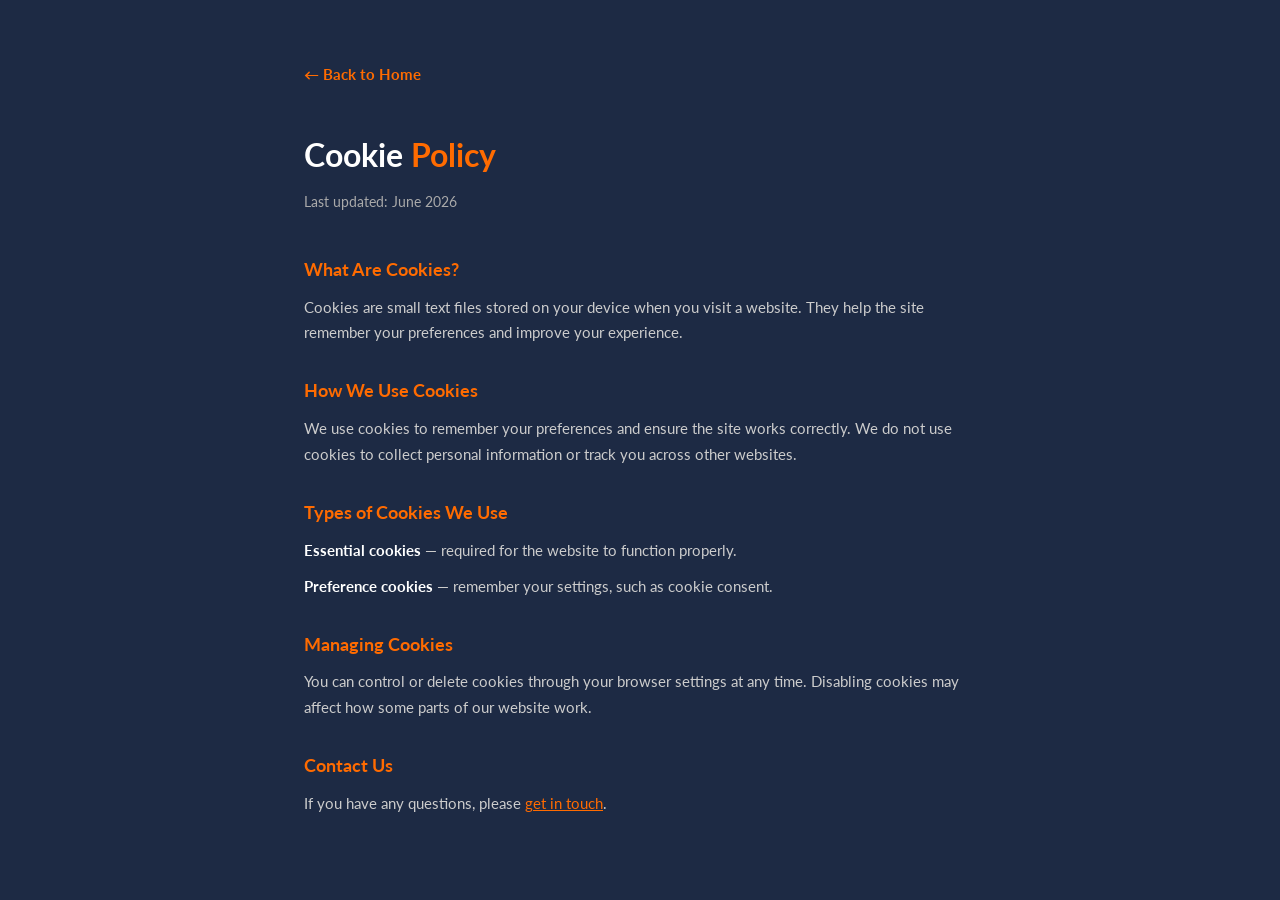
<file: cookie.html>
<!DOCTYPE html>
<html lang="en">

<head>
    <meta charset="UTF-8">
    <meta name="viewport" content="width=device-width, initial-scale=1.0">
    <title>Cookie Policy | Ferndale Fitness Studio</title>

    <link rel="preconnect" href="https://fonts.googleapis.com">
    <link rel="preconnect" href="https://fonts.gstatic.com" crossorigin>
    <link href="https://fonts.googleapis.com/css2?family=Lato:wght@300;400;700;900&display=swap" rel="stylesheet">

    <style>

        * {
            margin: 0;
            padding: 0;
            box-sizing: border-box;
        }

        body {
            background: #1D2A44;
            color: #FFFFFF;
            font-family: 'Lato', sans-serif;
            padding: 60px 5%;
            max-width: 800px;
            margin: 0 auto;
            line-height: 1.7;
        }

        .back-link {
            display: inline-block;
            color: #FF6B00;
            text-decoration: none;
            font-weight: 700;
            margin-bottom: 40px;
            font-size: 0.95rem;
        }

        .back-link:hover {
            color: #E63946;
        }

        h1 {
            font-size: 2rem;
            margin-bottom: 8px;
        }

        h1 span {
            color: #FF6B00;
        }

        .date {
            color: #aaaaaa;
            font-size: 0.9rem;
            margin-bottom: 40px;
        }

        h2 {
            font-size: 1.1rem;
            font-weight: 700;
            margin: 30px 0 10px;
            color: #FF6B00;
        }

        p {
            color: #cccccc;
            font-size: 0.95rem;
            margin-bottom: 10px;
        }

        a {
            color: #FF6B00;
            text-decoration: underline;
        }

        a:hover {
            color: #E63946;
        }

    </style>

</head>

<body>

    <a href="index.html" class="back-link">← Back to Home</a>

    <h1>Cookie <span>Policy</span></h1>
    <p class="date">Last updated: June 2026</p>

    <h2>What Are Cookies?</h2>
    <p>Cookies are small text files stored on your device when you visit a website. They help the site remember your preferences and improve your experience.</p>

    <h2>How We Use Cookies</h2>
    <p>We use cookies to remember your preferences and ensure the site works correctly. We do not use cookies to collect personal information or track you across other websites.</p>

    <h2>Types of Cookies We Use</h2>
    <p><strong style="color:#fff;">Essential cookies</strong> — required for the website to function properly.</p>
    <p><strong style="color:#fff;">Preference cookies</strong> — remember your settings, such as cookie consent.</p>

    <h2>Managing Cookies</h2>
    <p>You can control or delete cookies through your browser settings at any time. Disabling cookies may affect how some parts of our website work.</p>

    <h2>Contact Us</h2>
    <p>If you have any questions, please <a href="contact.html">get in touch</a>.</p>

</body>

</html>
</file>
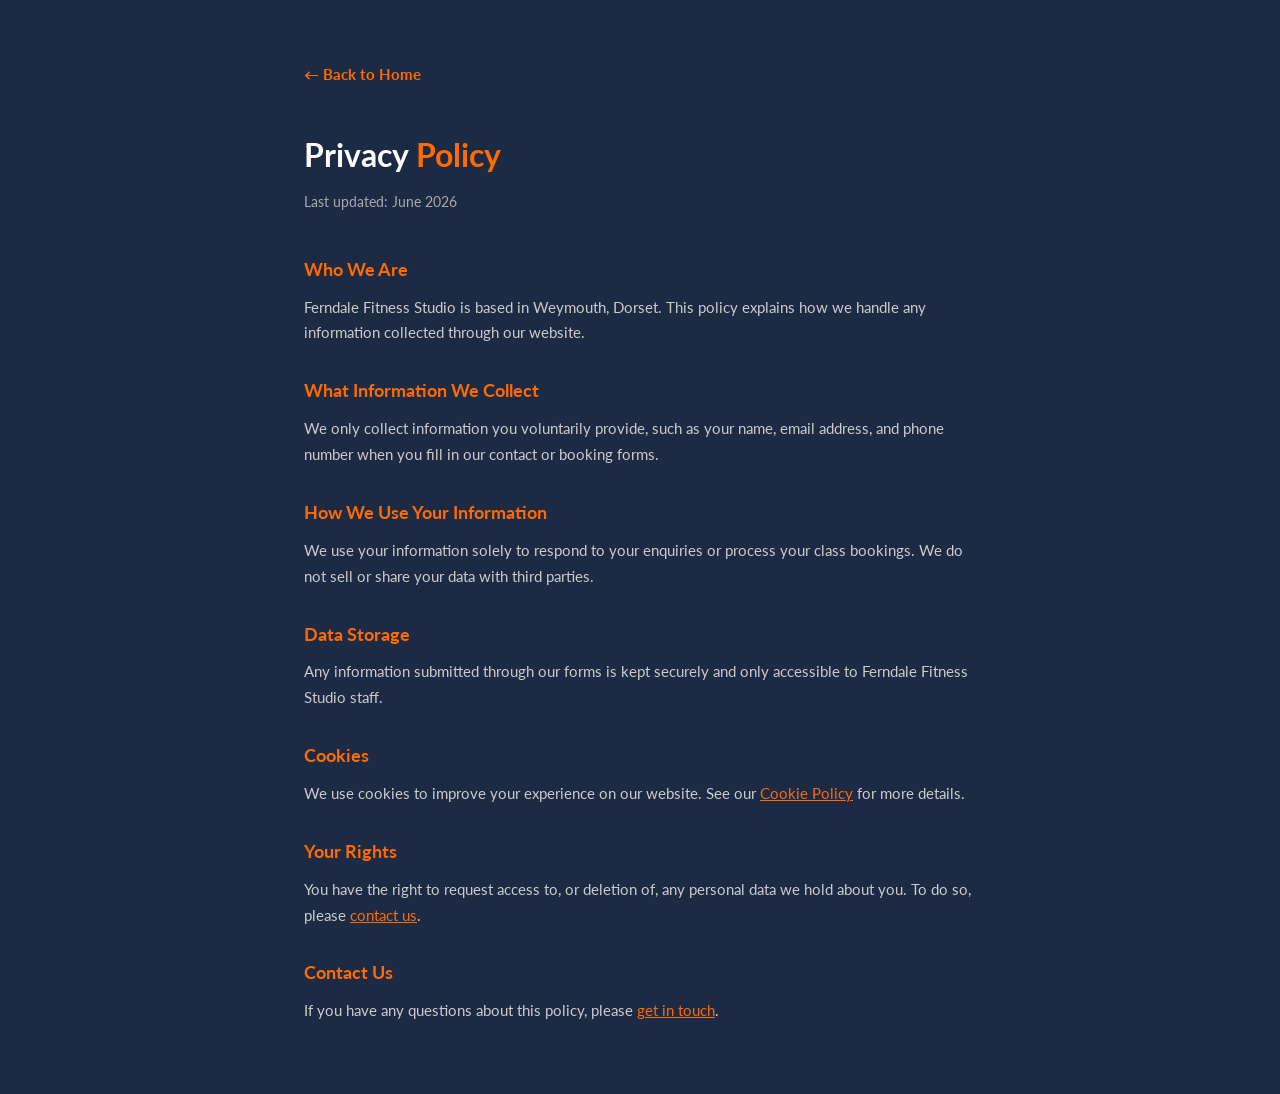
<file: privacy.html>
<!DOCTYPE html>
<html lang="en">

<head>
    <meta charset="UTF-8">
    <meta name="viewport" content="width=device-width, initial-scale=1.0">
    <title>Privacy Policy | Ferndale Fitness Studio</title>

    <link rel="preconnect" href="https://fonts.googleapis.com">
    <link rel="preconnect" href="https://fonts.gstatic.com" crossorigin>
    <link href="https://fonts.googleapis.com/css2?family=Lato:wght@300;400;700;900&display=swap" rel="stylesheet">

    <style>

        * {
            margin: 0;
            padding: 0;
            box-sizing: border-box;
        }

        body {
            background: #1D2A44;
            color: #FFFFFF;
            font-family: 'Lato', sans-serif;
            padding: 60px 5%;
            max-width: 800px;
            margin: 0 auto;
            line-height: 1.7;
        }

        .back-link {
            display: inline-block;
            color: #FF6B00;
            text-decoration: none;
            font-weight: 700;
            margin-bottom: 40px;
            font-size: 0.95rem;
        }

        .back-link:hover {
            color: #E63946;
        }

        h1 {
            font-size: 2rem;
            margin-bottom: 8px;
        }

        h1 span {
            color: #FF6B00;
        }

        .date {
            color: #aaaaaa;
            font-size: 0.9rem;
            margin-bottom: 40px;
        }

        h2 {
            font-size: 1.1rem;
            font-weight: 700;
            margin: 30px 0 10px;
            color: #FF6B00;
        }

        p {
            color: #cccccc;
            font-size: 0.95rem;
            margin-bottom: 10px;
        }

        a {
            color: #FF6B00;
            text-decoration: underline;
        }

        a:hover {
            color: #E63946;
        }

    </style>

</head>

<body>

    <a href="index.html" class="back-link">← Back to Home</a>

    <h1>Privacy <span>Policy</span></h1>
    <p class="date">Last updated: June 2026</p>

    <h2>Who We Are</h2>
    <p>Ferndale Fitness Studio is based in Weymouth, Dorset. This policy explains how we handle any information collected through our website.</p>

    <h2>What Information We Collect</h2>
    <p>We only collect information you voluntarily provide, such as your name, email address, and phone number when you fill in our contact or booking forms.</p>

    <h2>How We Use Your Information</h2>
    <p>We use your information solely to respond to your enquiries or process your class bookings. We do not sell or share your data with third parties.</p>

    <h2>Data Storage</h2>
    <p>Any information submitted through our forms is kept securely and only accessible to Ferndale Fitness Studio staff.</p>

    <h2>Cookies</h2>
    <p>We use cookies to improve your experience on our website. See our <a href="cookie-policy.html">Cookie Policy</a> for more details.</p>

    <h2>Your Rights</h2>
    <p>You have the right to request access to, or deletion of, any personal data we hold about you. To do so, please <a href="contact.html">contact us</a>.</p>

    <h2>Contact Us</h2>
    <p>If you have any questions about this policy, please <a href="contact.html">get in touch</a>.</p>

</body>

</html>
</file>
